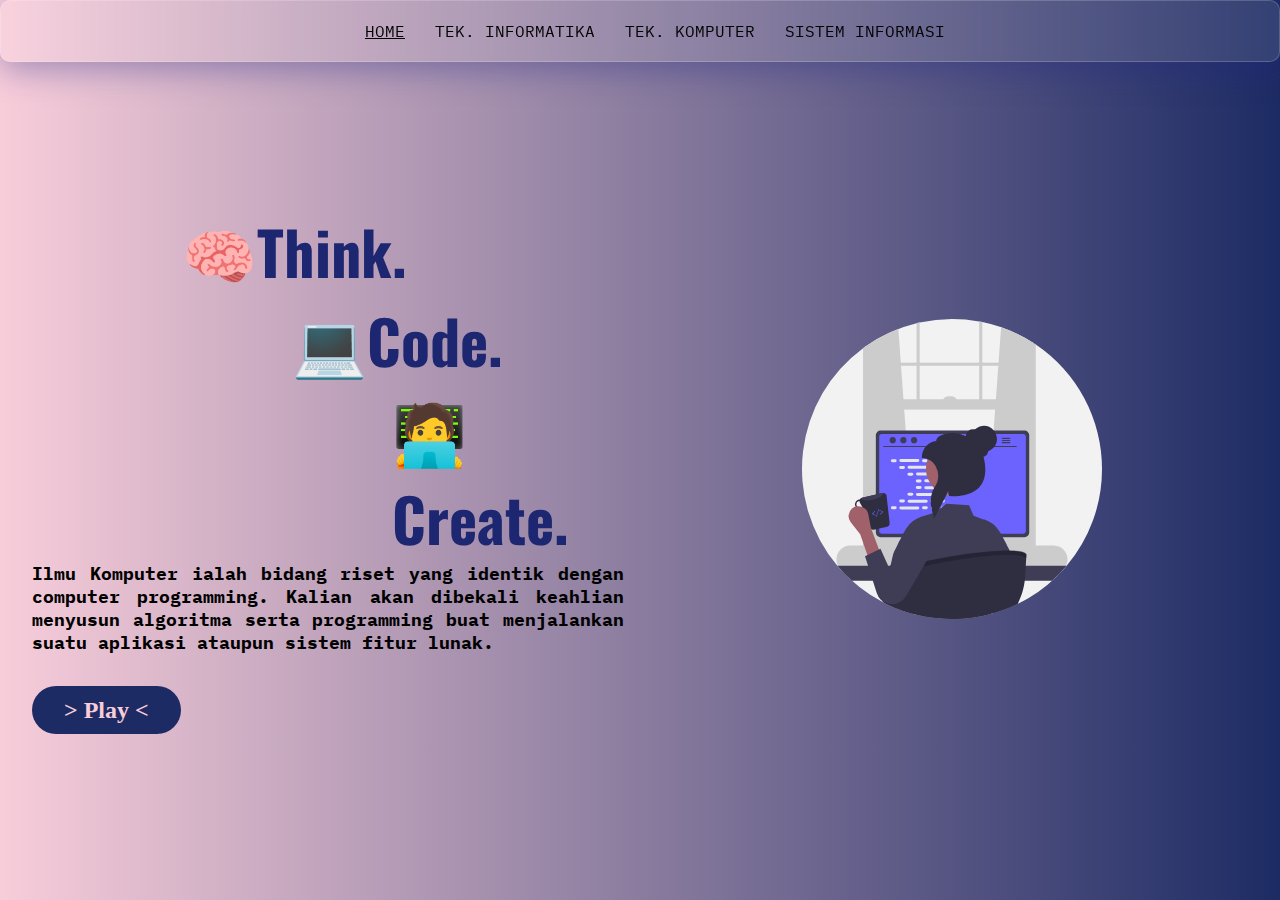
<file: index.html>
<!DOCTYPE html>
<html lang="en">
<head>
    <meta charset="UTF-8">
    <meta http-equiv="X-UA-Compatible" content="IE=edge">
    <meta name="viewport" content="width=device-width, initial-scale=1.0">
    <link rel="stylesheet" href="assets/css/utility.css">
    <link rel="stylesheet" href="assets/css/showcase.css">
    <link rel="preconnect" href="https://fonts.googleapis.com">
    <link rel="preconnect" href="https://fonts.gstatic.com" crossorigin>
    <link href="https://fonts.googleapis.com/css2?family=IBM+Plex+Mono:wght@500&display=swap" rel="stylesheet">
    <link rel="preconnect" href="https://fonts.googleapis.com"><link rel="preconnect" href="https://fonts.gstatic.com" crossorigin><link href="https://fonts.googleapis.com/css2?family=Oswald&display=swap" rel="stylesheet">
    <title>Document</title>
</head>
<body>
    <!-- navbar -->
    <nav class="nav-cont">
        <div class="nav-bar">                                                       
            <div class="menu">
                <ul class="nav-menu">
                    <li><a href="index.html" class="home">HOME</a></li>
                    <li><a href="page/teknik-informatika/">TEK. INFORMATIKA</a></li>
                    <li><a href="page/teknik-komputer/">TEK. KOMPUTER</a></li>
                    <li><a href="page/sistem-informasi/">SISTEM INFORMASI</a></li>
                </ul>
            </div>
        </div>
    </nav>

    <!-- HOME -->

    <section id="hero">
        <div class="container">
                <!-- kiri -->
                <div class="top-left">
                    <div class="slogan">
                        <h1 class="think">🧠Think.</h1>
                        <h1 class="code">💻Code.</h1>
                        <h1 class="create">🧑‍💻Create.</h1>
                    </div>
                    <div class="fac-exp">
                        <h2>Ilmu Komputer ialah bidang riset yang identik dengan computer programming. Kalian akan dibekali keahlian menyusun algoritma serta programming buat menjalankan suatu aplikasi ataupun sistem fitur lunak. </h2>
                    </div>

                    <!-- button play -->
                    <a class="button-play" href="#"> <span>	&#62;</span> <span class="text-play">Play</span> <span>&#60;</span> </a>
                </div>

                <!-- kanan -->
                <div class="top-right">
                    <div class="top-right-img-wrapper">
                        <img src="assets/img/pp.svg" width="" alt="" class="hero-logo">
                    </div>
                </div>
        </div>
            
    </section>

    <!-- KUMPULAN AUDIO -->
    <audio class="audio-landing-page" src="assets/audio/yt5s.io - Rick Astley - Never Gonna Give You Up (Official Music Video) (128 kbps).mp3"></audio>

    <script src="index.js"></script>
</body>
</html>
</file>
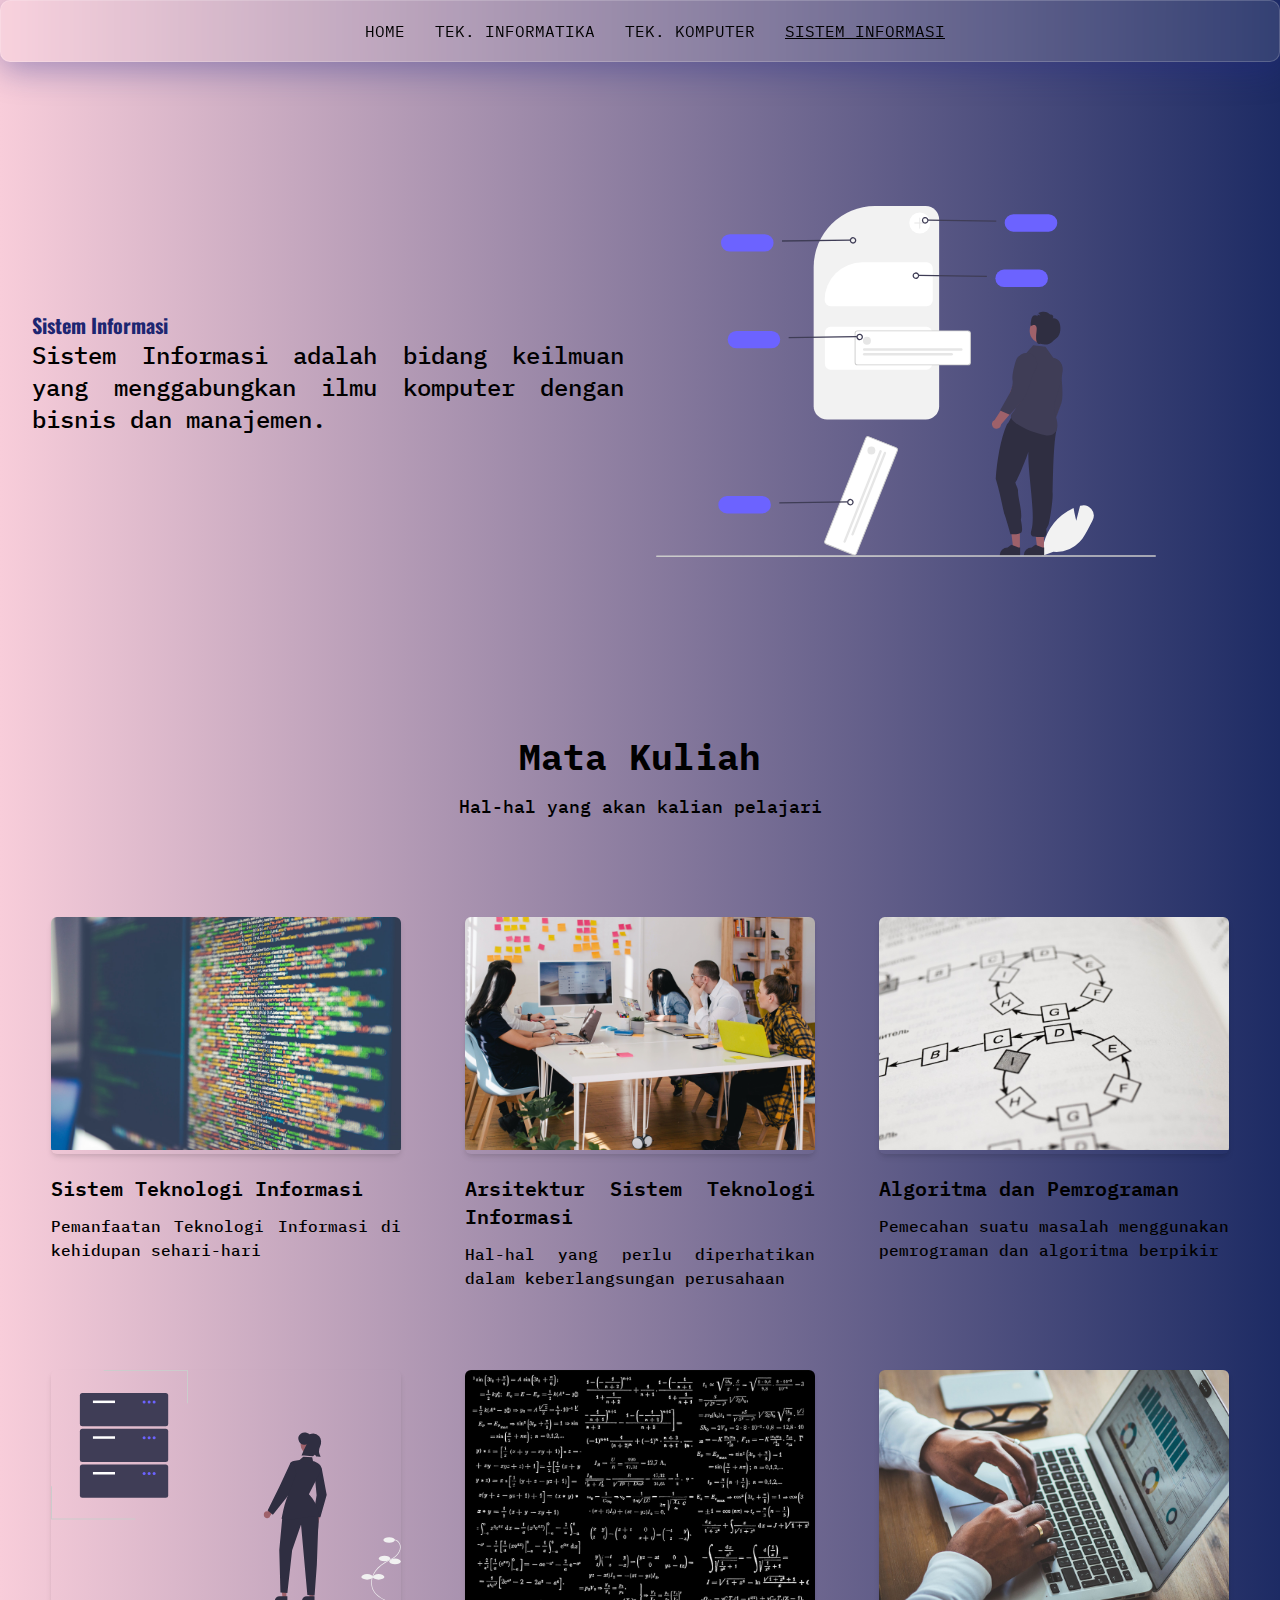
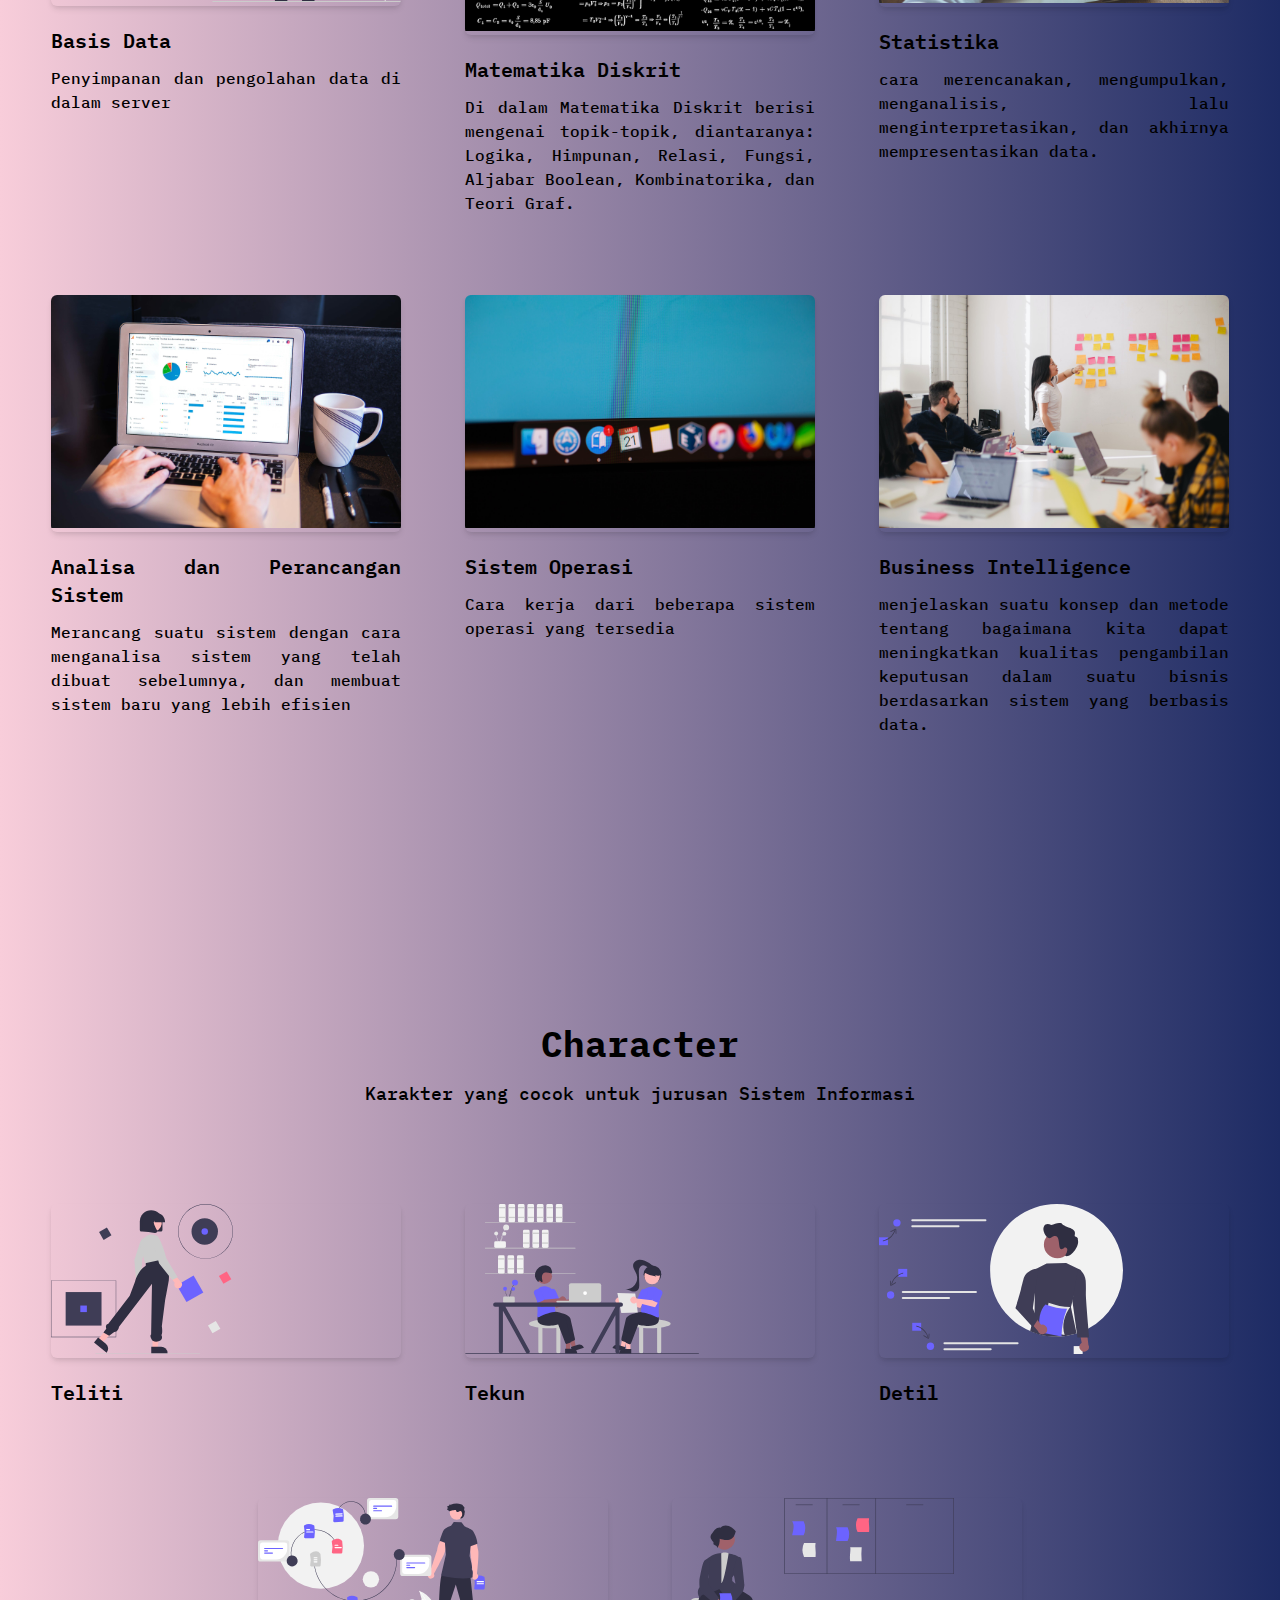
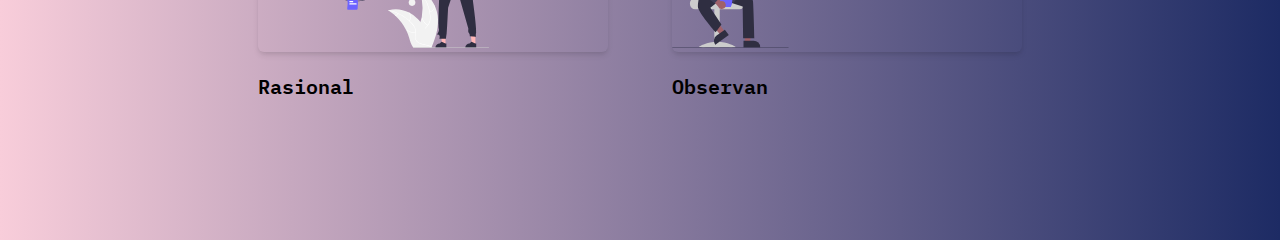
<file: page/sistem-informasi/index.html>
<!DOCTYPE html>
<html>
    <head>
        <meta charset="UTF-8">
        <meta http-equiv="X-UA-Compatible" content="IE=edge">
        <meta name="viewport" content="width=device-width, initial-scale=1.0">
        <link rel="stylesheet" href="../../assets/css/showcase.css">
        <link rel="stylesheet" href="../../assets/css/utility.css">
        <link rel="stylesheet" href="../../assets/css/style.css">
        <link rel="preconnect" href="https://fonts.gstatic.com" crossorigin>
        <link href="https://fonts.googleapis.com/css2?family=IBM+Plex+Mono:wght@500&display=swap" rel="stylesheet">
        <link rel="preconnect" href="https://fonts.googleapis.com"><link rel="preconnect" href="https://fonts.gstatic.com" crossorigin><link href="https://fonts.googleapis.com/css2?family=Oswald&display=swap" rel="stylesheet">
        <title>Sistem Informasi</title>
    </head>
    <body>
        <!-- navbar -->
        <nav class="nav-cont">
            <div class="nav-bar">
                <div class="menu">
                    <ul class="nav-menu">
                        <li><a href="/index.html">HOME</a></li>
                        <li><a href="../teknik-informatika/">TEK. INFORMATIKA</a></li>
                        <li><a href="../teknik-komputer/">TEK. KOMPUTER</a></li>
                        <li><a href="../sistem-informasi/" class="sistem-informasi">SISTEM INFORMASI</a></li>
                    </ul>
                </div>
            </div>
        </nav>

        <!-- HERO section -->
        <section id="hero">
            <div class="container">
                <div class="hero-left">
                    <h1>Sistem Informasi</h1>
                    <h2>Sistem Informasi adalah bidang keilmuan yang menggabungkan ilmu komputer dengan bisnis dan manajemen.</h2>
                </div>
                <div class="hero-right">
                    <div class="hero-right-img-wrapper">
                        <img src="../../assets/img/undraw_product_teardown_re_m1pc.svg" alt="" class="hero-img">
                    </div>
                </div>
            </div>
        </section>

        <!-- matkul section -->
        <section id="matkul">
            <!-- bagian header matkul section -->
            <div class="matkul-container">
                <div class="matkul-wrapper">
                    <div class="matkul-header-wrapper-inside">
                        <h2>Mata Kuliah</h2>
                        <p>Hal-hal yang akan kalian pelajari</p>
                    </div>
                </div>
            </div>

            <!-- bagian isi -->
            <div class="matkul-content-container">
                <!-- kolom setiap matkul -->
                <div class="matkul">
                    <div class="matkul-img-wrapper">
                        <img src="../../assets/img/STI.jpg" alt="" width="100%">
                    </div>
                    <p class="judul-matkul">Sistem Teknologi Informasi</p>
                    <p class="deskripsi-matkul">Pemanfaatan Teknologi Informasi di kehidupan sehari-hari</p>
                </div>

                <div class="matkul">
                    <div class="matkul-img-wrapper">
                        <img src="../../assets/img/arsi.jpg" alt="" width="100%">
                    </div>
                    <p class="judul-matkul">Arsitektur Sistem Teknologi Informasi</p>
                    <p class="deskripsi-matkul">Hal-hal yang perlu diperhatikan dalam keberlangsungan perusahaan</p>
                </div>

                <div class="matkul">
                    <div class="matkul-img-wrapper">
                        <img src="../../assets/img/alpro.jpg" alt="" width="100%">
                    </div>
                    <p class="judul-matkul">Algoritma dan Pemrograman</p>
                    <p class="deskripsi-matkul">Pemecahan suatu masalah menggunakan pemrograman dan algoritma berpikir</p>
                </div>

                <div class="matkul">
                    <div class="matkul-img-wrapper">
                        <img src="../../assets/img/database.svg" alt="" width="100%">
                    </div>
                    <p class="judul-matkul">Basis Data</p>
                    <p class="deskripsi-matkul">Penyimpanan dan pengolahan data di dalam server</p>
                </div>

                <div class="matkul">
                    <div class="matkul-img-wrapper">
                        <img src="../../assets/img/diskrit.jpg" alt="" width="100%">
                    </div>
                    <p class="judul-matkul">Matematika Diskrit</p>
                    <p class="deskripsi-matkul">Di dalam Matematika Diskrit berisi mengenai topik-topik, diantaranya: Logika, Himpunan, Relasi, Fungsi, Aljabar Boolean, Kombinatorika, dan Teori Graf.</p>
                </div>

                <div class="matkul">
                    <div class="matkul-img-wrapper">
                        <img src="../../assets/img/statistics.jpg" alt="" width="100%">
                    </div>
                    <p class="judul-matkul">Statistika</p>
                    <p class="deskripsi-matkul">cara merencanakan, mengumpulkan, menganalisis, lalu menginterpretasikan, dan akhirnya mempresentasikan data.</p>
                </div>

                <div class="matkul">
                    <div class="matkul-img-wrapper">
                        <img src="../../assets/img/analyst.jpg" alt="" width="100%">
                    </div>
                    <p class="judul-matkul">Analisa dan Perancangan Sistem</p>
                    <p class="deskripsi-matkul">Merancang suatu sistem dengan cara menganalisa sistem yang telah dibuat sebelumnya, dan membuat sistem baru yang lebih efisien</p>
                </div>

                <div class="matkul">
                    <div class="matkul-img-wrapper">
                        <img src="../../assets/img/os.jpg" alt="" width="100%">
                    </div>
                    <p class="judul-matkul">Sistem Operasi</p>
                    <p class="deskripsi-matkul">Cara kerja dari beberapa sistem operasi yang tersedia</p>
                </div>

                <div class="matkul">
                    <div class="matkul-img-wrapper">
                        <img src="../../assets/img/bi.jpg" alt="" width="100%">
                    </div>
                    <p class="judul-matkul">Business Intelligence</p>
                    <p class="deskripsi-matkul">menjelaskan suatu konsep dan metode tentang bagaimana kita dapat meningkatkan kualitas pengambilan keputusan dalam suatu bisnis berdasarkan sistem yang berbasis data.</p>
                </div>
            </div>
        </section>

        <!-- karakter section -->
        <section id="karakter">
            <!-- bagian header karakter section -->
            <div class="karakter-container">
                <div class="karakter-wrapper">
                    <div class="karakter-header-wrapper-inside">
                        <h2>Character</h2>
                        <p>Karakter yang cocok untuk jurusan Sistem Informasi</p>
                    </div>
                </div>
            </div>

            <!-- bagian kolom karakter -->
            <div class="karakter-content-container">
                <!-- kolom tiap karakter -->
                <div class="karakter">
                    <div class="karakter-img-wrapper">
                        <img src="../../assets/img/teliti.svg" alt="" height="150px">
                    </div>
                    <div class="nama-karakter">Teliti</div>
                </div>

                <div class="karakter">
                    <div class="karakter-img-wrapper">
                        <img src="../../assets/img/tekun.svg" alt="" height="150px">
                    </div>
                    <div class="nama-karakter">Tekun</div>
                </div>

                <div class="karakter">
                    <div class="karakter-img-wrapper">
                        <img src="../../assets/img/detil.svg" alt="" height="150px">
                    </div>
                    <div class="nama-karakter">Detil</div>
                </div>

                <div class="karakter">
                    <div class="karakter-img-wrapper">
                        <img src="../../assets/img/rational.svg" alt="" height="150px">
                    </div>
                    <div class="nama-karakter">Rasional</div>
                </div>

                <div class="karakter">
                    <div class="karakter-img-wrapper">
                        <img src="../../assets/img/observan.svg" alt="" height="150px">
                    </div>
                    <div class="nama-karakter">Observan</div>
                </div>
            </div>
        </section>
    </body>
</html>
</file>
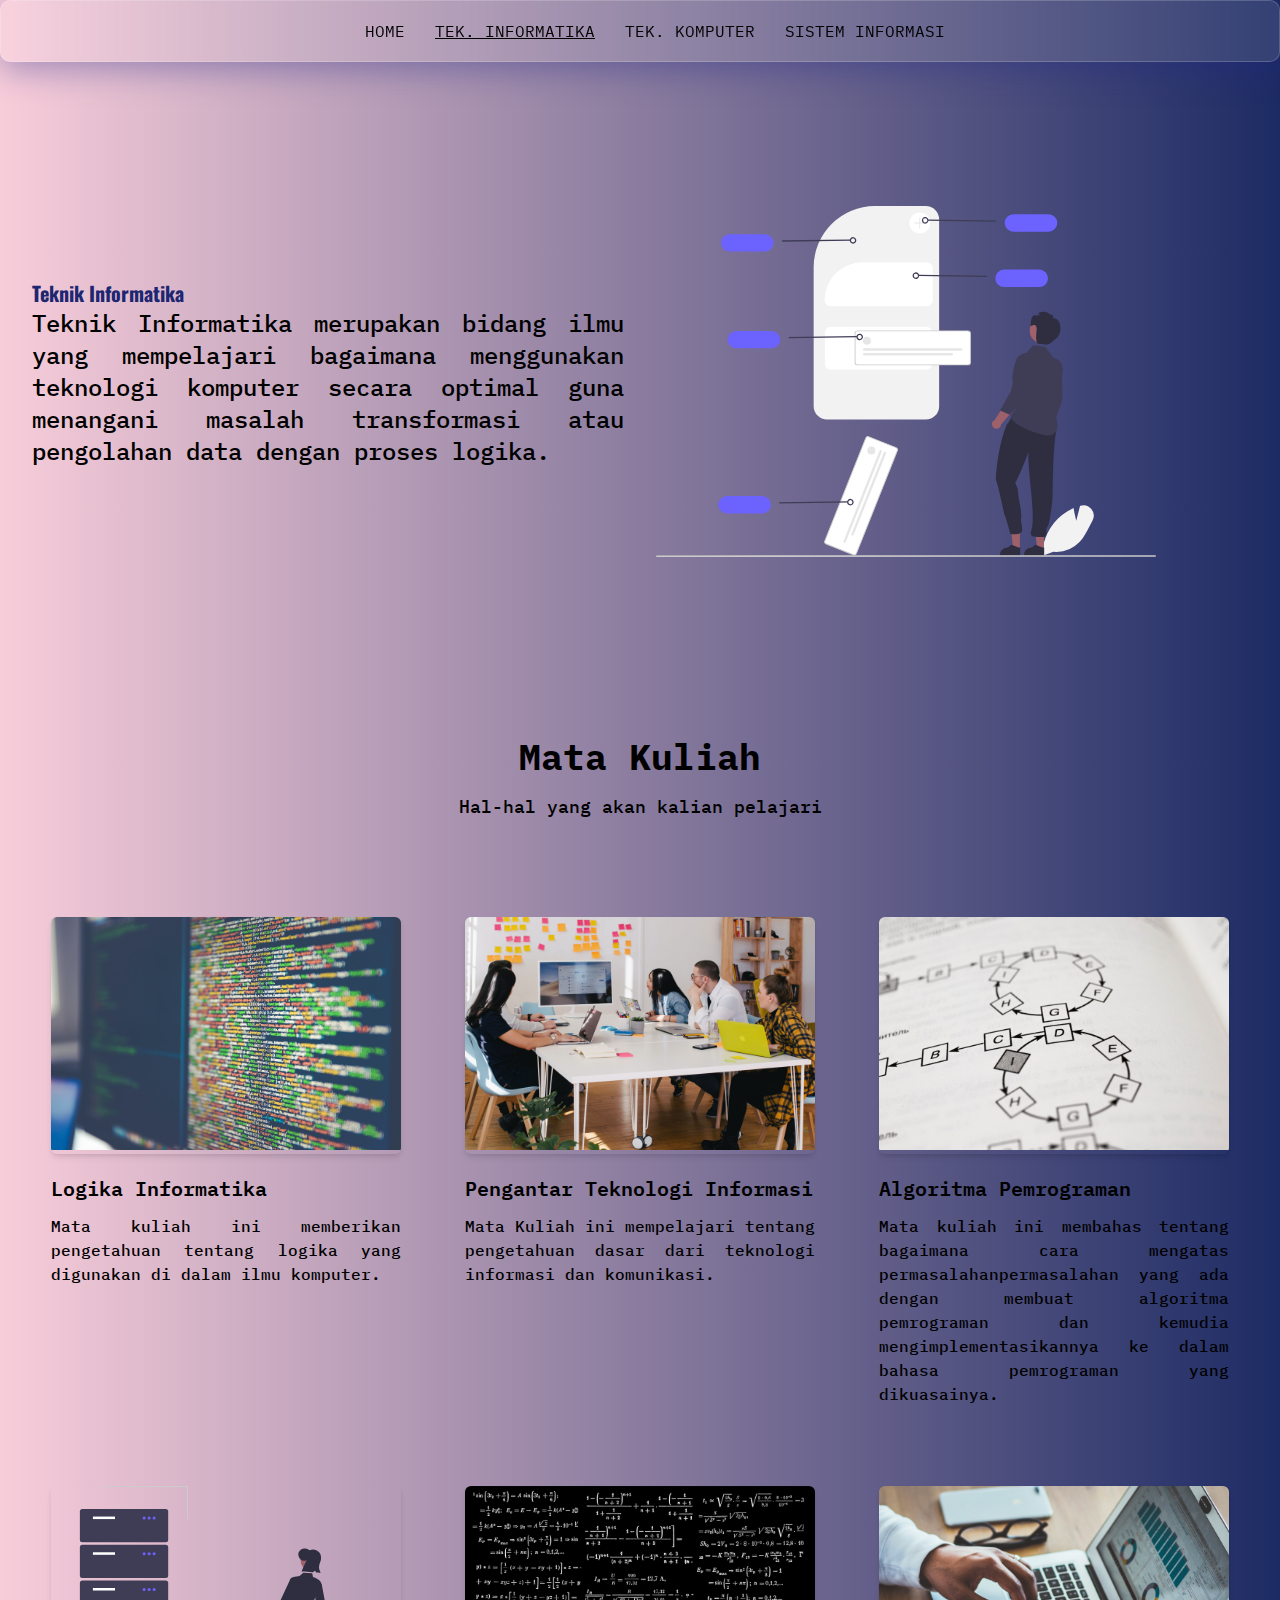
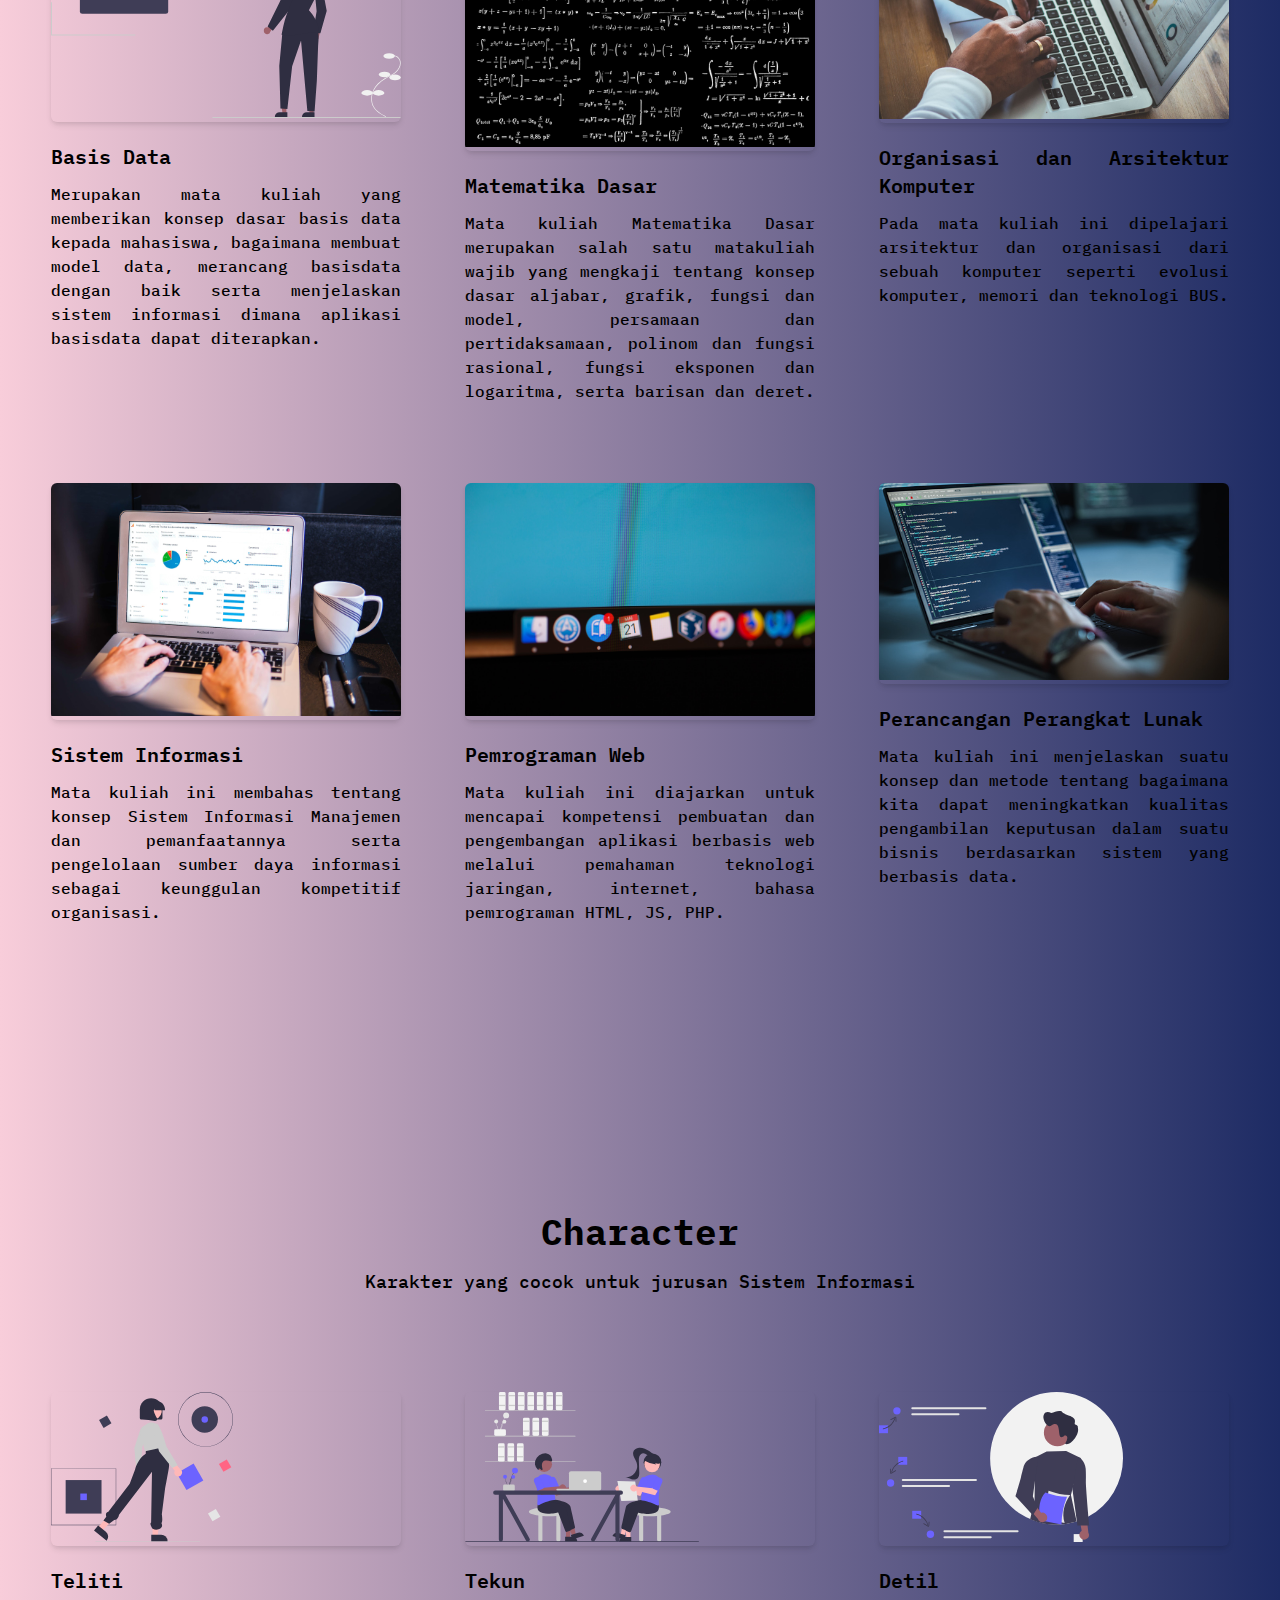
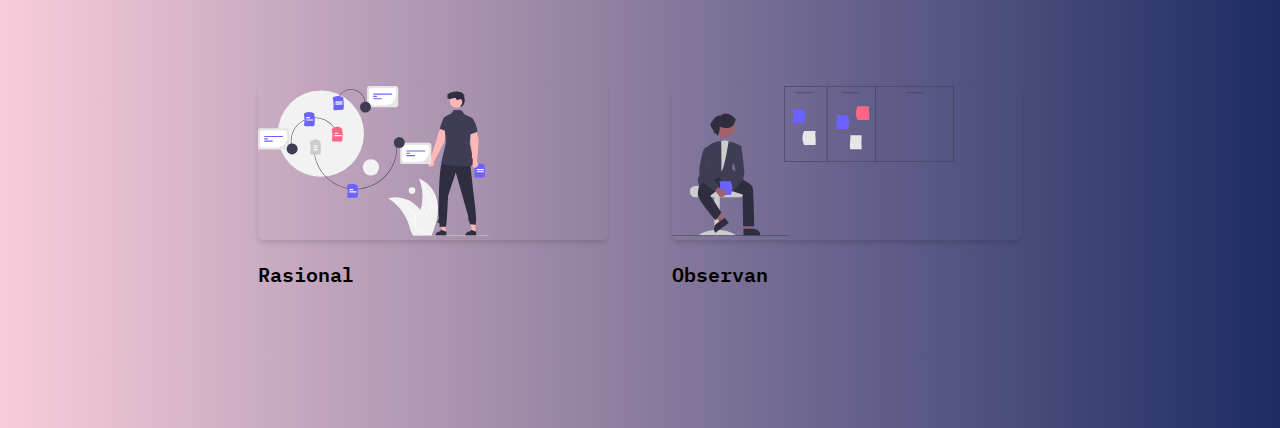
<file: page/teknik-informatika/index.html>
<!DOCTYPE html>
<html>
    <head>
        <meta charset="UTF-8">
        <meta http-equiv="X-UA-Compatible" content="IE=edge">
        <meta name="viewport" content="width=device-width, initial-scale=1.0">
        <link rel="stylesheet" href="../../assets/css/showcase.css">
        <link rel="stylesheet" href="../../assets/css/utility.css">
        <link rel="stylesheet" href="../../assets/css/style.css">
        <link rel="preconnect" href="https://fonts.gstatic.com" crossorigin>
        <link href="https://fonts.googleapis.com/css2?family=IBM+Plex+Mono:wght@500&display=swap" rel="stylesheet">
        <link rel="preconnect" href="https://fonts.googleapis.com"><link rel="preconnect" href="https://fonts.gstatic.com" crossorigin><link href="https://fonts.googleapis.com/css2?family=Oswald&display=swap" rel="stylesheet">
        <title>Teknik Informatika</title>
    </head>
    <body>
        <!-- navbar -->
        <nav class="nav-cont">
            <div class="nav-bar">
                <div class="menu">
                    <ul class="nav-menu">
                        <li><a href="/index.html">HOME</a></li>
                        <li class="informatika-parent"><a href="../teknik-informatika/" class="informatika">TEK. INFORMATIKA</a></li>
                        <li><a href="../teknik-komputer/">TEK. KOMPUTER</a></li>
                        <li><a href="../sistem-informasi/">SISTEM INFORMASI</a></li>
                    </ul>
                </div>
            </div>
        </nav>

        <!-- HERO section -->
        <section id="hero">
            <div class="container">
                <div class="hero-left">
                    <h1>Teknik Informatika</h1>
                    <h2>Teknik Informatika merupakan bidang ilmu yang mempelajari bagaimana menggunakan teknologi komputer secara optimal guna menangani masalah transformasi atau pengolahan data dengan proses logika.</h2>
                </div>
                <div class="hero-right">
                    <div class="hero-right-img-wrapper">
                        <img src="../../assets/img/undraw_product_teardown_re_m1pc.svg" alt="" class="hero-img">
                    </div>
                </div>
            </div>
        </section>

        <!-- matkul section -->
        <section id="matkul">
            <!-- bagian header matkul section -->
            <div class="matkul-container">
                <div class="matkul-wrapper">
                    <div class="matkul-header-wrapper-inside">
                        <h2>Mata Kuliah</h2>
                        <p>Hal-hal yang akan kalian pelajari</p>
                    </div>
                </div>
            </div>

            <!-- bagian isi -->
            <div class="matkul-content-container">
                <!-- kolom setiap matkul -->
                <div class="matkul">
                    <div class="matkul-img-wrapper">
                        <img src="../../assets/img/STI.jpg" alt="" width="100%">
                    </div>
                    <p class="judul-matkul">Logika Informatika</p>
                    <p class="deskripsi-matkul">Mata kuliah ini memberikan pengetahuan tentang logika yang digunakan di dalam ilmu komputer.</p>
                </div>

                <div class="matkul">
                    <div class="matkul-img-wrapper">
                        <img src="../../assets/img/arsi.jpg" alt="" width="100%">
                    </div>
                    <p class="judul-matkul">Pengantar Teknologi Informasi</p>
                    <p class="deskripsi-matkul">Mata Kuliah ini mempelajari tentang pengetahuan dasar dari teknologi informasi dan komunikasi.</p>
                </div>

                <div class="matkul">
                    <div class="matkul-img-wrapper">
                        <img src="../../assets/img/alpro.jpg" alt="" width="100%">
                    </div>
                    <p class="judul-matkul">Algoritma Pemrograman</p>
                    <p class="deskripsi-matkul">Mata kuliah ini membahas tentang bagaimana cara mengatas permasalahanpermasalahan yang ada dengan membuat algoritma pemrograman dan kemudia mengimplementasikannya ke dalam bahasa pemrograman yang dikuasainya.</p>
                </div>

                <div class="matkul">
                    <div class="matkul-img-wrapper">
                        <img src="../../assets/img/database.svg" alt="" width="100%">
                    </div>
                    <p class="judul-matkul">Basis Data</p>
                    <p class="deskripsi-matkul">Merupakan mata kuliah yang memberikan konsep dasar basis data kepada mahasiswa, bagaimana membuat model data, merancang basisdata dengan baik serta menjelaskan sistem informasi dimana aplikasi basisdata dapat diterapkan.</p>
                </div>

                <div class="matkul">
                    <div class="matkul-img-wrapper">
                        <img src="../../assets/img/diskrit.jpg" alt="" width="100%">
                    </div>
                    <p class="judul-matkul">Matematika Dasar</p>
                    <p class="deskripsi-matkul">Mata kuliah Matematika Dasar merupakan salah satu matakuliah wajib yang mengkaji tentang konsep dasar aljabar, grafik, fungsi dan model, persamaan dan pertidaksamaan, polinom dan fungsi rasional, fungsi eksponen dan logaritma, serta barisan dan deret.</p>
                </div>

                <div class="matkul">
                    <div class="matkul-img-wrapper">
                        <img src="../../assets/img/statistics.jpg" alt="" width="100%">
                    </div>
                    <p class="judul-matkul">Organisasi dan Arsitektur Komputer</p>
                    <p class="deskripsi-matkul">Pada mata kuliah ini dipelajari arsitektur dan organisasi dari sebuah komputer seperti evolusi komputer, memori dan teknologi BUS.</p>
                </div>

                <div class="matkul">
                    <div class="matkul-img-wrapper">
                        <img src="../../assets/img/analyst.jpg" alt="" width="100%">
                    </div>
                    <p class="judul-matkul">Sistem Informasi</p>
                    <p class="deskripsi-matkul">Mata kuliah ini membahas tentang konsep Sistem Informasi Manajemen dan pemanfaatannya serta pengelolaan sumber daya informasi sebagai keunggulan kompetitif organisasi.</p>
                </div>

                <div class="matkul">
                    <div class="matkul-img-wrapper">
                        <img src="../../assets/img/os.jpg" alt="" width="100%">
                    </div>
                    <p class="judul-matkul">Pemrograman Web</p>
                    <p class="deskripsi-matkul">Mata kuliah ini diajarkan untuk mencapai kompetensi pembuatan dan pengembangan aplikasi berbasis web melalui pemahaman teknologi jaringan, internet, bahasa pemrograman HTML, JS, PHP.</p>
                </div>

                <div class="matkul">
                    <div class="matkul-img-wrapper">
                        <img src="../../assets/img/software.jpg" alt="" width="100%">
                    </div>
                    <p class="judul-matkul">Perancangan Perangkat Lunak</p>
                    <p class="deskripsi-matkul">Mata kuliah ini menjelaskan suatu konsep dan metode tentang bagaimana kita dapat meningkatkan kualitas pengambilan keputusan dalam suatu bisnis berdasarkan sistem yang berbasis data.</p>
                </div>
            </div>
        </section>

        <!-- karakter section -->
        <section id="karakter">
            <!-- bagian header karakter section -->
            <div class="karakter-container">
                <div class="karakter-wrapper">
                    <div class="karakter-header-wrapper-inside">
                        <h2>Character</h2>
                        <p>Karakter yang cocok untuk jurusan Sistem Informasi</p>
                    </div>
                </div>
            </div>

            <!-- bagian kolom karakter -->
            <div class="karakter-content-container">
                <!-- kolom tiap karakter -->
                <div class="karakter">
                    <div class="karakter-img-wrapper">
                        <img src="../../assets/img/teliti.svg" alt="" height="150px">
                    </div>
                    <div class="nama-karakter">Teliti</div>
                </div>

                <div class="karakter">
                    <div class="karakter-img-wrapper">
                        <img src="../../assets/img/tekun.svg" alt="" height="150px">
                    </div>
                    <div class="nama-karakter">Tekun</div>
                </div>

                <div class="karakter">
                    <div class="karakter-img-wrapper">
                        <img src="../../assets/img/detil.svg" alt="" height="150px">
                    </div>
                    <div class="nama-karakter">Detil</div>
                </div>

                <div class="karakter">
                    <div class="karakter-img-wrapper">
                        <img src="../../assets/img/rational.svg" alt="" height="150px">
                    </div>
                    <div class="nama-karakter">Rasional</div>
                </div>

                <div class="karakter">
                    <div class="karakter-img-wrapper">
                        <img src="../../assets/img/observan.svg" alt="" height="150px">
                    </div>
                    <div class="nama-karakter">Observan</div>
                </div>
            </div>
        </section>

        <!-- <script src="/Web/showcase.js"></script> -->
        <script src="../../assets/js/script.js"></script>
    </body>
</html>
</file>
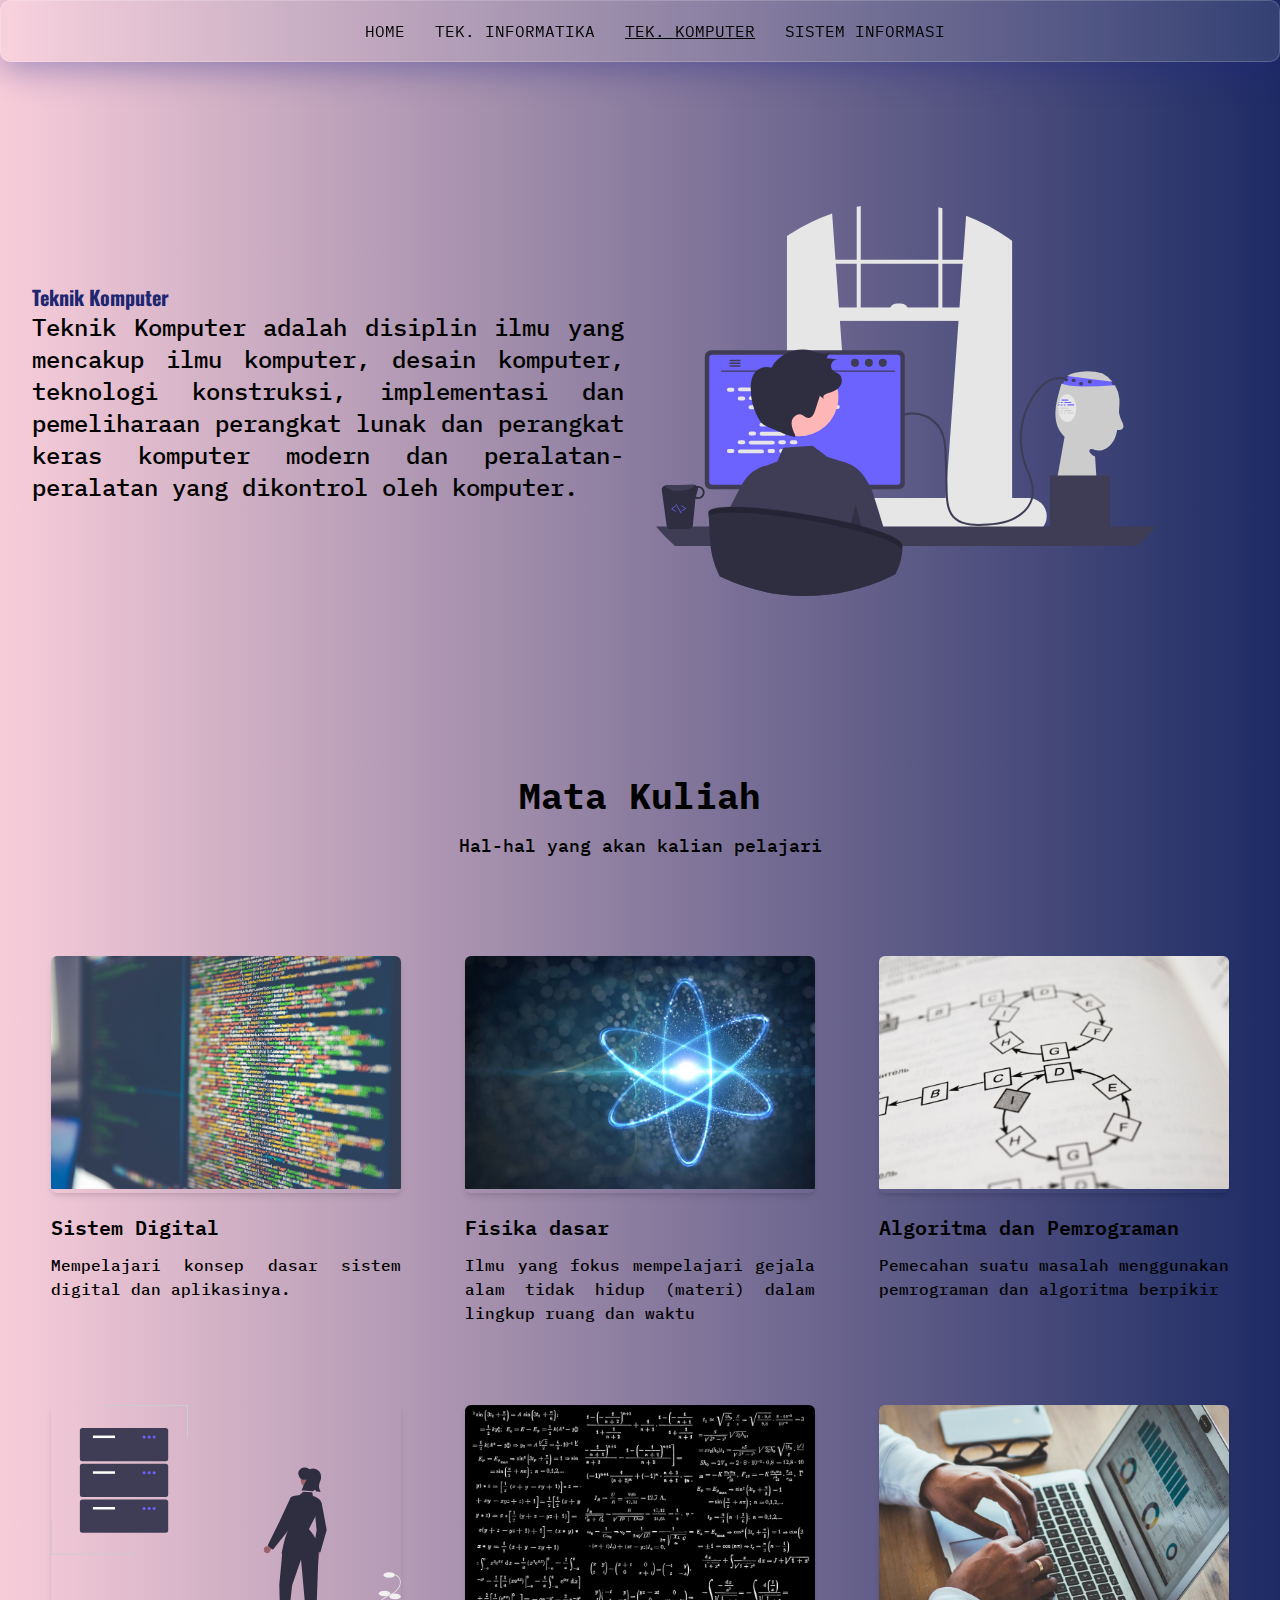
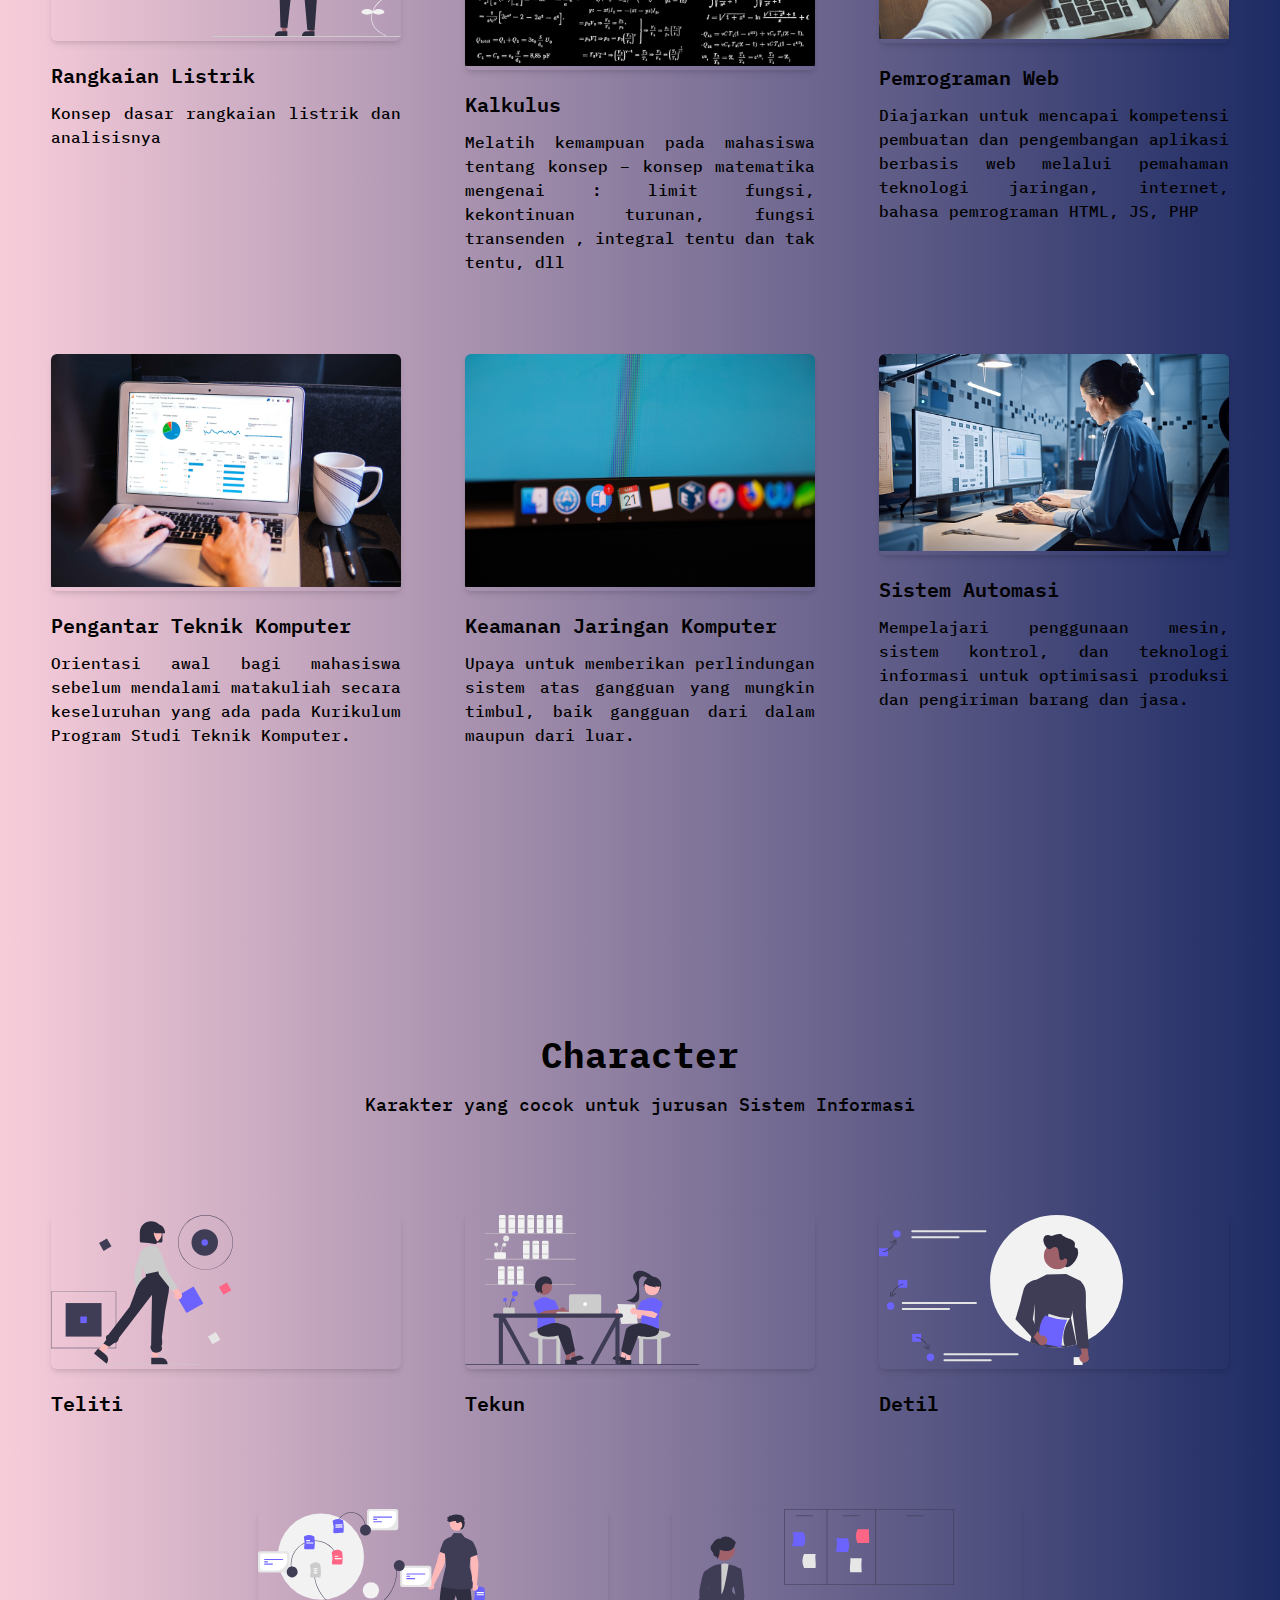
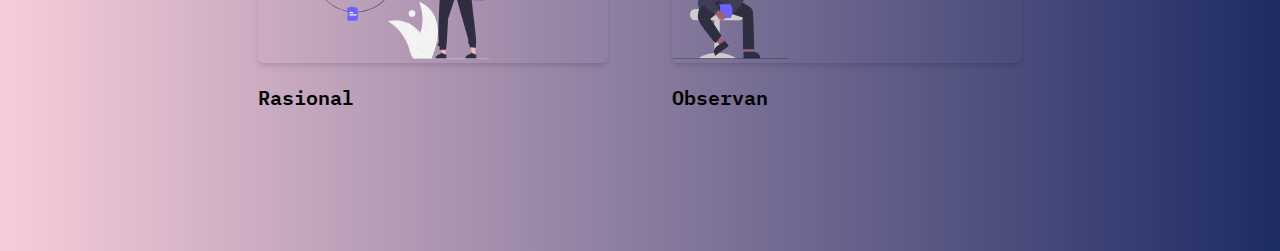
<file: page/teknik-komputer/index.html>
<!DOCTYPE html>
<html>
    <head>
        <meta charset="UTF-8">
        <meta http-equiv="X-UA-Compatible" content="IE=edge">
        <meta name="viewport" content="width=device-width, initial-scale=1.0">
        <link rel="stylesheet" href="../../assets/css/showcase.css">
        <link rel="stylesheet" href="../../assets/css/utility.css">
        <link rel="stylesheet" href="../../assets/css/style.css">
        <link rel="preconnect" href="https://fonts.gstatic.com" crossorigin>
        <link href="https://fonts.googleapis.com/css2?family=IBM+Plex+Mono:wght@500&display=swap" rel="stylesheet">
        <link rel="preconnect" href="https://fonts.googleapis.com"><link rel="preconnect" href="https://fonts.gstatic.com" crossorigin><link href="https://fonts.googleapis.com/css2?family=Oswald&display=swap" rel="stylesheet">
        <title>Teknik Komputer</title>
    </head>
    <body>
        <!-- navbar -->
        <nav class="nav-cont">
            <div class="nav-bar">
                <div class="menu">
                    <ul class="nav-menu">
                        <li><a href="/index.html">HOME</a></li>
                        <li><a href="../teknik-informatika/">TEK. INFORMATIKA</a></li>
                        <li><a href="../teknik-komputer/" class="komputer">TEK. KOMPUTER</a></li>
                        <li><a href="../sistem-informasi/">SISTEM INFORMASI</a></li>
                    </ul>
                </div>
            </div>
        </nav>

        <!-- HERO section -->
        <section id="hero">
            <div class="container">
                <div class="hero-left">
                    <h1>Teknik Komputer</h1>
                    <h2>Teknik Komputer adalah disiplin ilmu yang mencakup ilmu komputer, desain komputer, teknologi konstruksi,    implementasi dan pemeliharaan perangkat lunak dan perangkat keras komputer modern dan peralatan-peralatan yang dikontrol oleh komputer.</h2>
                </div>
                <div class="hero-right">
                    <div class="hero-right-img-wrapper">
                        <img src="../../assets/img/TK.svg" alt="" class="hero-img">
                    </div>
                </div>
            </div>
        </section>

        <!-- matkul section -->
        <section id="matkul">
            <!-- bagian header matkul section -->
            <div class="matkul-container">
                <div class="matkul-wrapper">
                    <div class="matkul-header-wrapper-inside">
                        <h2>Mata Kuliah</h2>
                        <p>Hal-hal yang akan kalian pelajari</p>
                    </div>
                </div>
            </div>

            <!-- bagian isi -->
            <div class="matkul-content-container">
                <!-- kolom setiap matkul -->
                <div class="matkul">
                    <div class="matkul-img-wrapper">
                        <img src="../../assets/img/STI.jpg" alt="" width="100%">
                    </div>
                    <p class="judul-matkul">Sistem Digital</p>
                    <p class="deskripsi-matkul">Mempelajari konsep dasar sistem digital dan aplikasinya.</p>
                </div>

                <div class="matkul">
                    <div class="matkul-img-wrapper">
                        <img src="../../assets/img/fisika.jpg" alt="" width="100%">
                    </div>
                    <p class="judul-matkul">Fisika dasar</p>
                    <p class="deskripsi-matkul"> Ilmu yang fokus mempelajari gejala alam tidak hidup (materi) dalam lingkup ruang dan waktu</p>
                </div>

                <div class="matkul">
                    <div class="matkul-img-wrapper">
                        <img src="../../assets/img/alpro.jpg" alt="" width="100%">
                    </div>
                    <p class="judul-matkul">Algoritma dan Pemrograman</p>
                    <p class="deskripsi-matkul">Pemecahan suatu masalah menggunakan pemrograman dan algoritma berpikir</p>
                </div>

                <div class="matkul">
                    <div class="matkul-img-wrapper">
                        <img src="../../assets/img/database.svg" alt="" width="100%">
                    </div>
                    <p class="judul-matkul">Rangkaian Listrik</p>
                    <p class="deskripsi-matkul">Konsep dasar rangkaian listrik dan analisisnya</p>
                </div>

                <div class="matkul">
                    <div class="matkul-img-wrapper">
                        <img src="../../assets/img/diskrit.jpg" alt="" width="100%">
                    </div>
                    <p class="judul-matkul">Kalkulus</p>
                    <p class="deskripsi-matkul">Melatih kemampuan pada mahasiswa tentang konsep – konsep matematika mengenai : limit fungsi, kekontinuan turunan, fungsi transenden , integral tentu dan tak tentu, dll</p>
                </div>

                <div class="matkul">
                    <div class="matkul-img-wrapper">
                        <img src="../../assets/img/statistics.jpg" alt="" width="100%">
                    </div>
                    <p class="judul-matkul">Pemrograman Web</p>
                    <p class="deskripsi-matkul">Diajarkan untuk mencapai kompetensi pembuatan dan pengembangan aplikasi berbasis web melalui pemahaman teknologi jaringan, internet, bahasa pemrograman HTML, JS, PHP</p>
                </div>

                <div class="matkul">
                    <div class="matkul-img-wrapper">
                        <img src="../../assets/img/analyst.jpg" alt="" width="100%">
                    </div>
                    <p class="judul-matkul">Pengantar Teknik Komputer</p>
                    <p class="deskripsi-matkul">Orientasi awal bagi mahasiswa sebelum mendalami matakuliah secara keseluruhan yang ada pada Kurikulum Program Studi Teknik Komputer.</p>
                </div>

                <div class="matkul">
                    <div class="matkul-img-wrapper">
                        <img src="../../assets/img/os.jpg" alt="" width="100%">
                    </div>
                    <p class="judul-matkul">Keamanan Jaringan Komputer</p>
                    <p class="deskripsi-matkul">Upaya untuk memberikan perlindungan sistem atas gangguan yang mungkin timbul, baik gangguan dari dalam maupun dari luar.</p>
                </div>

                <div class="matkul">
                    <div class="matkul-img-wrapper">
                        <img src="../../assets/img/automasi.jpg" alt="" width="100%">
                    </div>
                    <p class="judul-matkul">Sistem Automasi</p>
                    <p class="deskripsi-matkul">Mempelajari penggunaan mesin, sistem kontrol, dan teknologi informasi untuk optimisasi produksi dan pengiriman barang dan jasa.</p>
                </div>
            </div>
        </section>

        <!-- karakter section -->
        <section id="karakter">
            <!-- bagian header karakter section -->
            <div class="karakter-container">
                <div class="karakter-wrapper">
                    <div class="karakter-header-wrapper-inside">
                        <h2>Character</h2>
                        <p>Karakter yang cocok untuk jurusan Sistem Informasi</p>
                    </div>
                </div>
            </div>

            <!-- bagian kolom karakter -->
            <div class="karakter-content-container">
                <!-- kolom tiap karakter -->
                <div class="karakter">
                    <div class="karakter-img-wrapper">
                        <img src="../../assets/img/teliti.svg" alt="" height="150px">
                    </div>
                    <div class="nama-karakter">Teliti</div>
                </div>

                <div class="karakter">
                    <div class="karakter-img-wrapper">
                        <img src="../../assets/img/tekun.svg" alt="" height="150px">
                    </div>
                    <div class="nama-karakter">Tekun</div>
                </div>

                <div class="karakter">
                    <div class="karakter-img-wrapper">
                        <img src="../../assets/img/detil.svg" alt="" height="150px">
                    </div>
                    <div class="nama-karakter">Detil</div>
                </div>

                <div class="karakter">
                    <div class="karakter-img-wrapper">
                        <img src="../../assets/img/rational.svg" alt="" height="150px">
                    </div>
                    <div class="nama-karakter">Rasional</div>
                </div>

                <div class="karakter">
                    <div class="karakter-img-wrapper">
                        <img src="../../assets/img/observan.svg" alt="" height="150px">
                    </div>
                    <div class="nama-karakter">Observan</div>
                </div>
            </div>
        </section>
    </body>
</html>
</file>
<file: assets/css/utility.css>
.nav-cont {
    padding: 20px;
    background: rgba( 255, 255, 255, 0.1 );
    box-shadow: 0 8px 32px 0 rgba( 31, 38, 135, 0.37 );
    backdrop-filter: blur( 4.5px );
    -webkit-backdrop-filter: blur( 4.5px );
    border-radius: 10px;
    border: 1px solid rgba( 255, 255, 255, 0.18 );
}

.nav-menu {
    display: flex;
    justify-content: center;
    text-align: center;
    list-style-type: none;
}

.nav-menu li a{
    padding-left: 30px;
    text-decoration: none;
    color: black;
    font-family: "IBM Plex Mono";
    font-size: 16px;
}

.nav-menu .home,
.nav-menu .informatika,
.nav-menu .komputer,
.nav-menu .sistem-informasi {
    text-decoration: underline;
}

.tes {
    color: red
}
</file>
<file: assets/css/showcase.css>
* {
        margin: 0;
        padding: 0;
        scroll-behavior: smooth;
    }


    body{
        background: linear-gradient(to right, #f8cdda,  #1d2b64);
    }

    .container {
        margin: auto;
        justify-content: space-around;
        align-self: center;
        padding: 16px;
        display: flex;
        padding-top: 9rem;
    }

    .top-left {
        padding-left: 1rem;
        padding-right: 1rem; 
        align-self: center; 
        width: 100%;
    }


    .top-right {
        padding-left: 1rem;
        padding-right: 1rem; 
        align-self: flex-end; 
        width: 100%;
    }

    .top-right-img-wrapper {
        display: flex; 
        justify-content: center;
        position: relative;
    }

    .top-right-img-wrapper img{
        margin-top: -530px;
    }

    .hero-logo{
        z-index: 10; 
        margin-left: auto;
        margin-right: auto;
        width: 300px;
        max-width: 100%; 
    }

    .blob {
        position: absolute; 
        bottom: -5rem; 
        left: 50%; 
        --transform-translate-x: -50%; 
    }

    .slogan h1{
        margin-top: 0;
        font-size: 60px;
        font-family: 'Oswald', sans-serif;
        color: #1D2671;
    }

    .slogan {
        margin-left: 150px;
    }

    .code {
        margin-left: 110px;
    }

    .create {
        margin-left: 210px;
    }

    .fac-exp h2 {
        font-size: 18px;
        font-family: "IBM Plex Mono";
        text-align: justify;
    }

    .button-play {
        display: inline-block;
        text-decoration: none;
        background-color: #1d2b64;
        margin-top: 2rem;
        padding-top: 0.75rem;
        padding-bottom: 0.75rem; 
        padding-left: 2rem;
        padding-right: 2rem; 
        color: #f8cdda; 
        font-size: 1.5rem;
        line-height: 1.5rem; 
        font-weight: 600; 
        transition: all 300ms ease-in-out;
        border-radius: 25px; 
    }

    .button-play:hover .text-play {
        color: #1d2b64
    }
    
    .button-play:hover{
        background-color: #fff;
    }
    

    /* ketika keadaan layar 1024px */
    @media (min-width: 1024px) { 
        .top-left {
            width: 50%;
        }

        .top-right {
            width: 50%;
        }

        .top-right-img-wrapper {
            right: 0; 
            margin-top: 0; 
        }
    }

    @media (min-width: 768px) {
        .blob {
            --transform-scale-x: 1.25;
            --transform-scale-y: 1.25; 
        }
    }
</file>
<file: assets/css/style.css>
* {
    font-family: "IBM Plex Mono";
}

.container {
    margin: auto;
        justify-content: space-around;
        align-self: center;
        padding: 16px;
        display: flex;
        padding-top: 9rem;
}

.hero-left {
    padding-left: 1rem;
    padding-right: 1rem; 
    align-self: center; 
    width: 100%; 
}


.hero-left h1 {
    margin-top: 0;
    font-size: 70px;
    font-family: 'Oswald', sans-serif;
    color: #1D2671;
}


.hero-left h2 {
    margin-bottom: 1.25rem; 
    font-size: 1.125rem;
    line-height: 1.75rem; 
    font-weight: 500;
    text-align: justify;
}

.hero-right {
    padding-left: 1rem;
    padding-right: 1rem; 
    align-self: flex-end; 
    width: 100%; 
}

.hero-right-img-wrapper {
    position: relative; 
    margin-top: 2.5rem; 
}

.hero-right-img-wrapper img {
    position: relative; 
    z-index: 10; 
    margin-left: auto;
    margin-right: auto; 
    width: 500px;
    max-width: 100%; 
}

#matkul,
#karakter {
    padding-bottom: 4rem; 
    padding-top: 9rem; 
}

.matkul-container,
.karakter-container {
    align-self: center;
    padding: 16px;
}

.matkul-header-wrapper,
.karakter-header-wrapper {
    padding-left: 1rem;
    padding-right: 1rem; 
    width: 100%; 
}

.matkul-header-wrapper-inside,
.karakter-header-wrapper-inside {
    margin-left: auto;
    margin-right: auto; 
    margin-bottom: 4rem; 
    text-align: center; 
    max-width: 36rem; 
}

.matkul-header-wrapper-inside h4,
.karakter-header-wrapper-inside h4 {
    margin-bottom: 0.5rem; 
    font-size: 1.125rem;
    line-height: 1.75rem; 
    font-weight: 600; 
}

.matkul-header-wrapper-inside h2,
.karakter-header-wrapper-inside h2 {
    margin-bottom: 1rem; 
    font-size: 1.875rem;
    line-height: 2.25rem; 
    font-weight: 700; 
}

.matkul-header-wrapper-inside p,
.karakter-header-wrapper-inside p {
    font-weight: 500; 
}

.matkul-content-container,
.karakter-content-container {
    display: flex;
    justify-content: center;
    flex-wrap: wrap;
}

.matkul,
.karakter {
    padding: 1rem;
    margin-left: 1rem;
    margin-right: 1rem;
    width: 350px;
    margin-bottom: 3rem;
}

.matkul-img-wrapper,
.karakter-img-wrapper {
    overflow: hidden; 
    border-radius: 0.375rem; 
    box-shadow: 0 4px 6px -1px rgba(0, 0, 0, 0.1), 0 2px 4px -1px rgba(0, 0, 0, 0.06); 
}

.judul-matkul,
.nama-karakter {
    margin-bottom: 0.75rem; 
    margin-top: 1.25rem; 
    font-size: 1.25rem;
    line-height: 1.75rem; 
    font-weight: 600; 
}

.deskripsi-matkul {
    font-size: 1rem;
    line-height: 1.5rem; 
    font-weight: 500; 
}








/* media query */

@media (min-width: 768px) { 
    .hero-left h1 {
        font-size: 1.25rem;
        line-height: 1.75rem; 
    }

    .matkul-header-wrapper-inside p,
    .karakter-header-wrapper-inside p {
        font-size: 1.125rem;
        line-height: 1.75rem; 
    }
}

@media (min-width: 1080PX) { 
   .hero-left{
    width: 50%; 
   } 

   .hero-left h2 {
    font-size: 1.5rem;
    line-height: 2rem; 
   }

   .hero-right {
    width: 50%;
   }

   .hero-right-img-wrapper {
    right: 0; 
    margin-top: 0; 
   }

   .matkul-header-wrapper-inside h2,
   .karakter-header-wrapper-inside h2 {
    font-size: 3rem;
    line-height: 1; 
   }
}

@media (min-width: 640px) { 
    .matkul-header-wrapper-inside h2,
    .karakter-header-wrapper-inside h2 {
        font-size: 2.25rem;
        line-height: 2.5rem; 
    }
}

.matkul-content-container p {
    text-align: justify;
}
</file>
